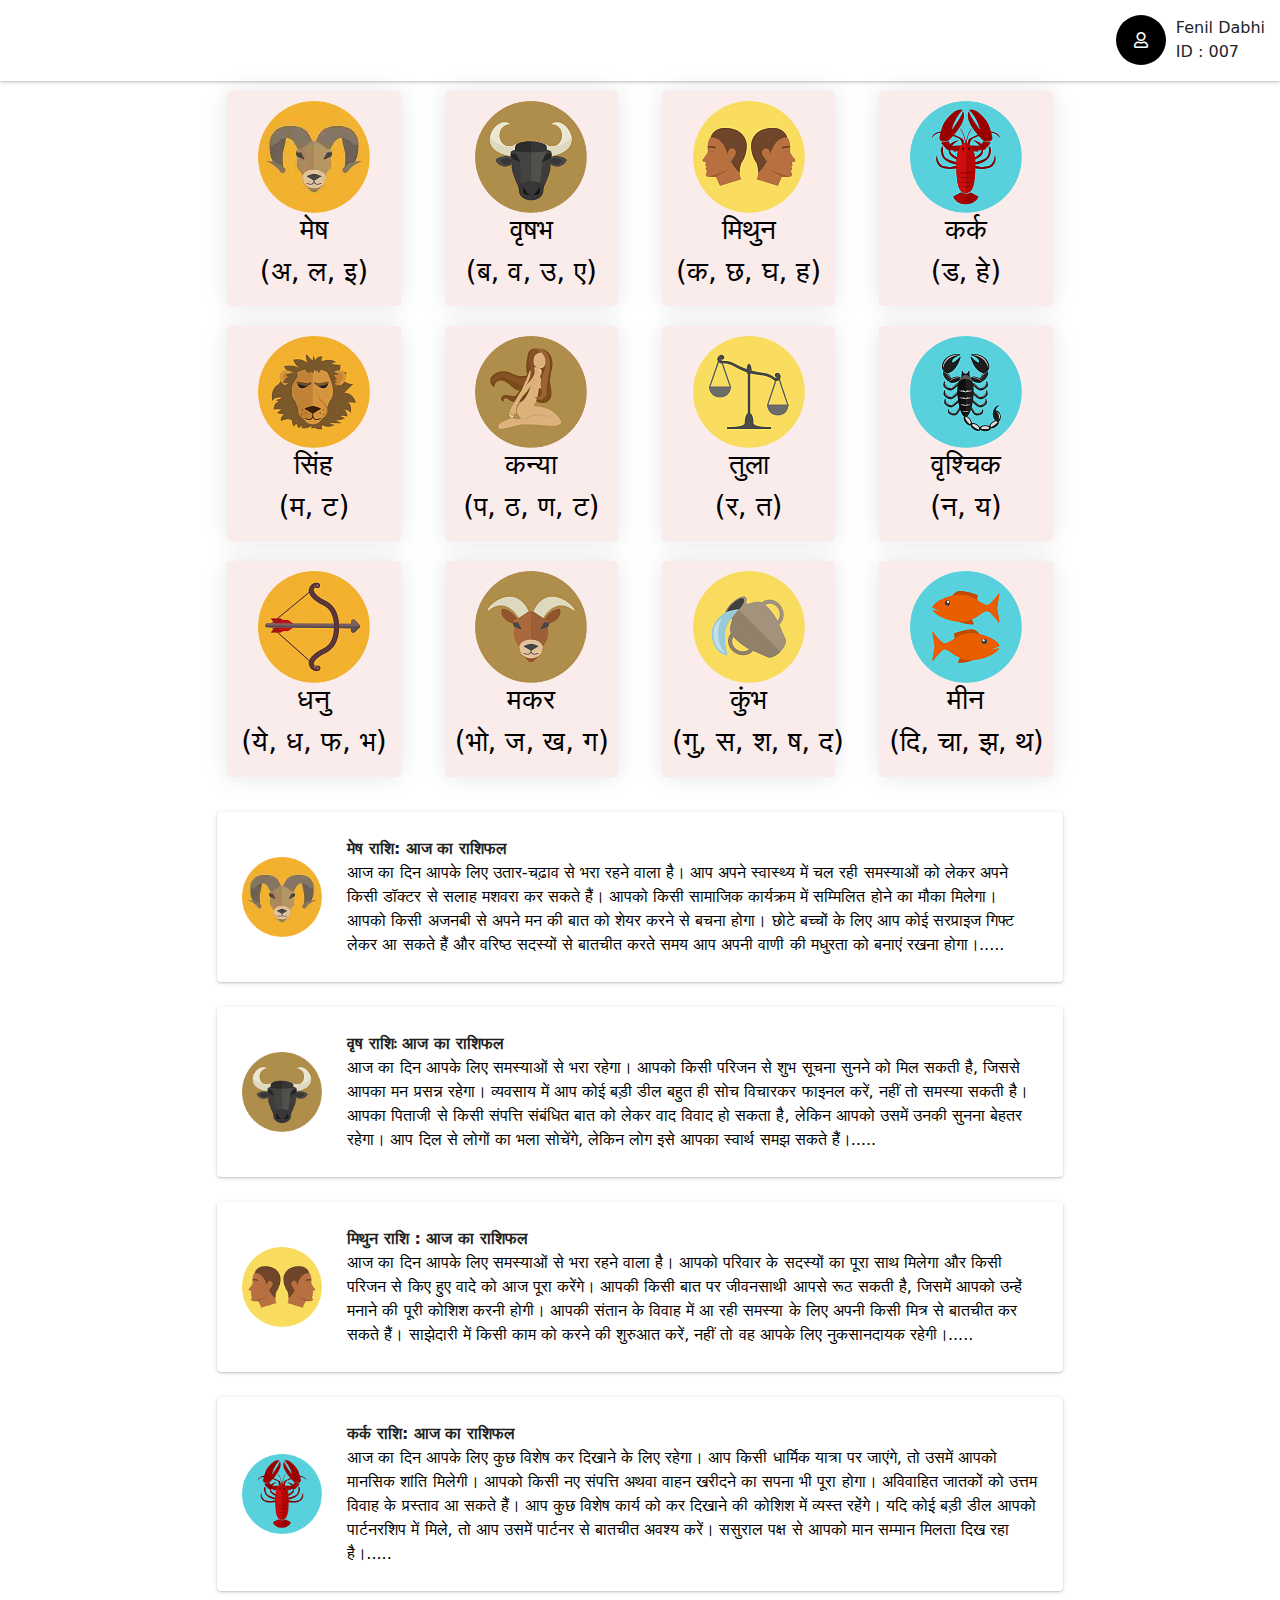
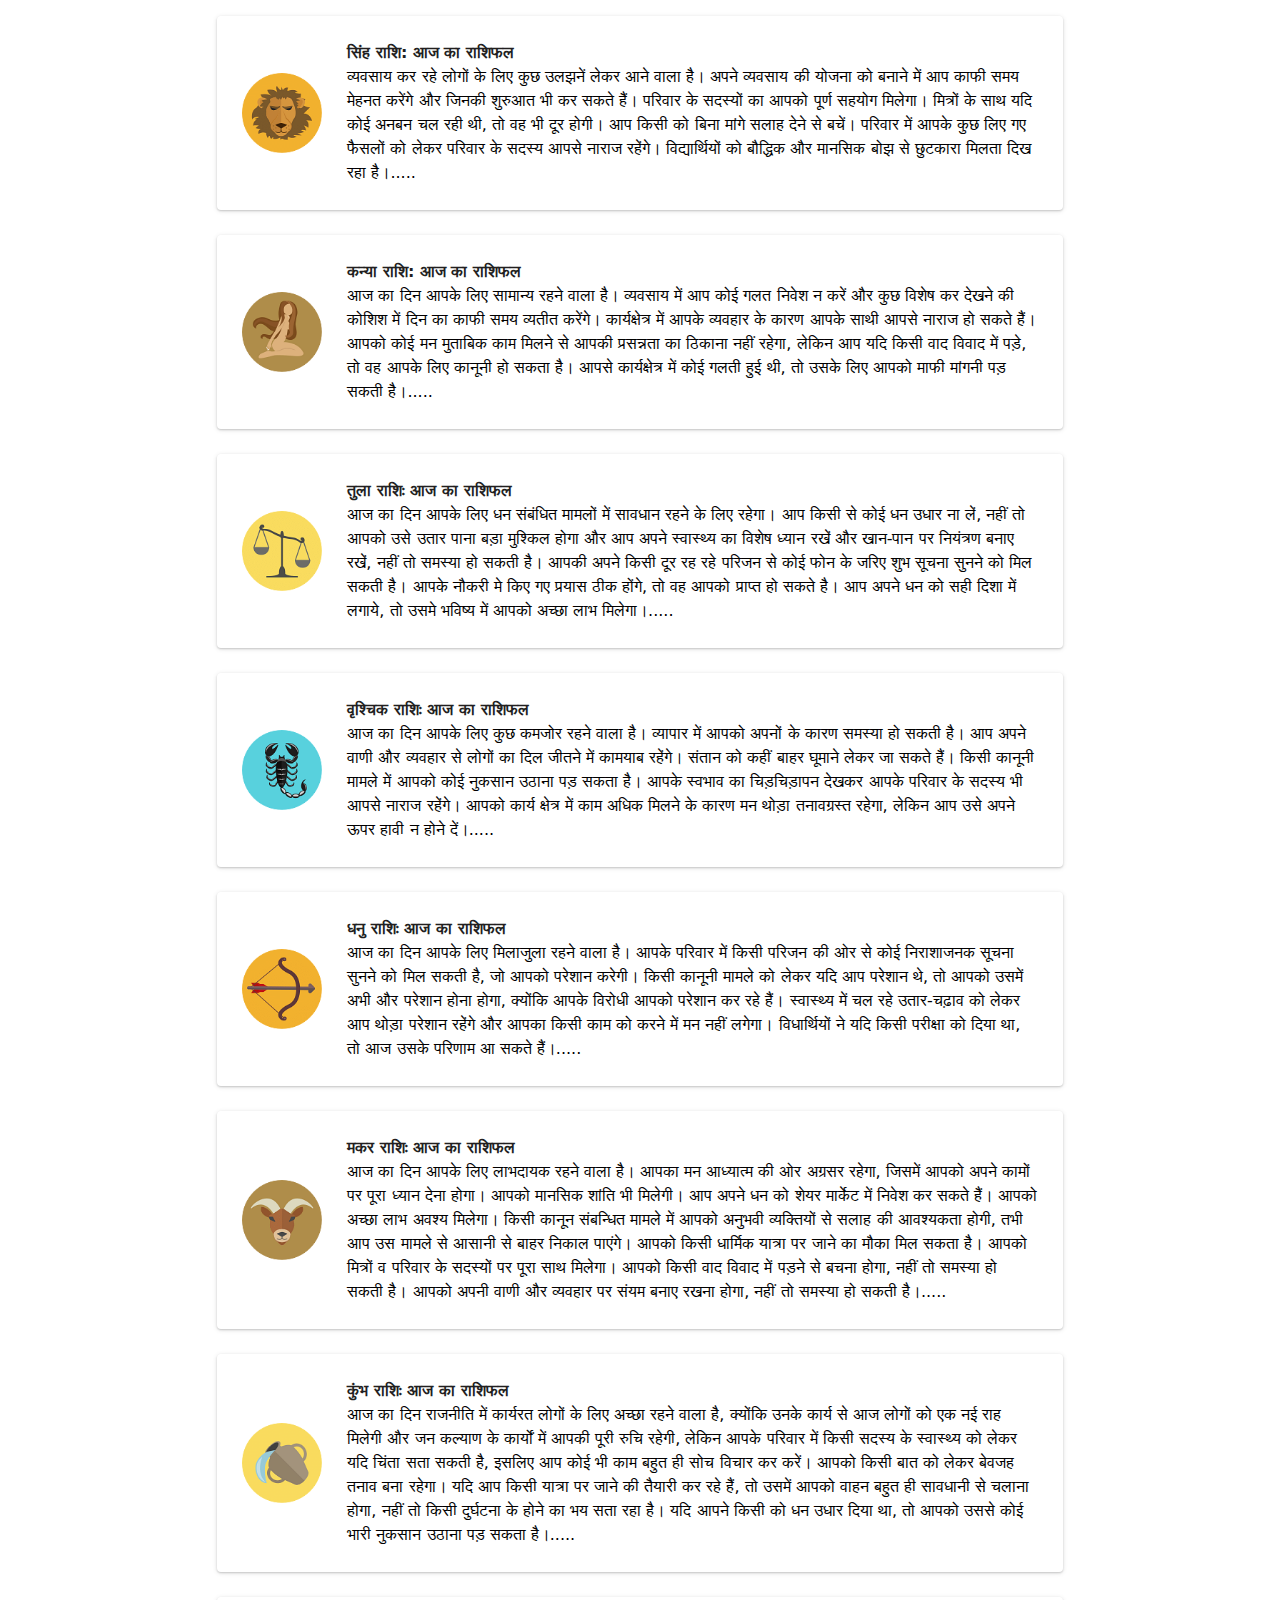
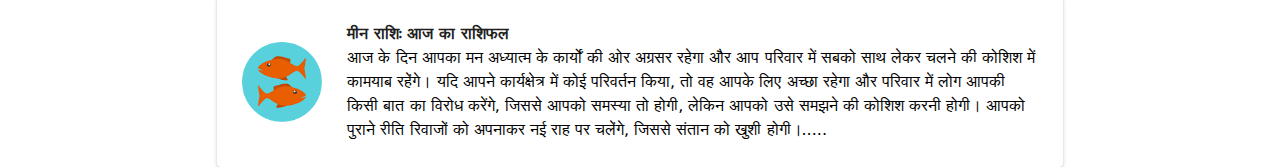
<file: rashifal/rashifal_web_panel/index.html>
<!DOCTYPE html>
<html lang="en">
  <head>
    <meta charset="UTF-8" />
    <meta http-equiv="X-UA-Compatible" content="IE=edge" />
    <meta name="viewport" content="width=device-width, initial-scale=1.0" />
    <title>Nitech</title>

    <link rel="stylesheet" href="assets/css/bootstrap.min.css" />
    <link rel="stylesheet" href="assets/css/owl.carousel.min.css" />
    <link rel="stylesheet" href="assets/css/owl.theme.default.min.css" />
    <link rel="stylesheet" href="assets/css/all.min.css" />
    <link rel="stylesheet" href="assets/css/style.css" />
  </head>

  <body>
    <div class="header">
      <div class="logo"></div>
      <div class="user">
        <div class="user-inner">
          <i class="far fa-user"></i>
        </div>
        <div class="user-detail">
          <span>Fenil Dabhi</span>
          <span>ID : 007</span>
        </div>
      </div>
    </div>

    <div class="row">
      <div class="col-2"></div>
      <div class="col-8">
        <div class="body_back">
          <div class="row">
            <div class="col-xl-3 col-md-4 col-sm-6">
              <a href="#mesh">
                <div class="common-card">
                  <div class="common-card-inner">
                    <img src="assets/image/mesh.png" alt="" />
                    <h3 class="rashifal_name">मेष</h3>
                    <h3 class="rashifal_name">(अ, ल, इ)</h3>
                  </div>
                  <div></div>
                </div>
              </a>
            </div>
            <div class="col-xl-3 col-md-4 col-sm-6">
              <a href="#vrush">
                <div class="common-card">
                  <div class="common-card-inner">
                    <img src="assets/image/vrush.png" alt="" />
                    <h3 class="rashifal_name">वृषभ</h3>
                    <h3 class="rashifal_name">(ब, व, उ, ए)</h3>
                  </div>
                  <div></div>
                </div>
              </a>
            </div>
            <div class="col-xl-3 col-md-4 col-sm-6">
              <a href="#mithun">
                <div class="common-card">
                  <div class="common-card-inner">
                    <img src="assets/image/mithun.png" alt="" />
                    <h3 class="rashifal_name">मिथुन</h3>
                    <h3 class="rashifal_name">(क, छ, घ, ह)</h3>
                  </div>
                  <div></div>
                </div>
              </a>
            </div>
            <div class="col-xl-3 col-md-4 col-sm-6">
              <a href="#kark">
                <div class="common-card">
                  <div class="common-card-inner">
                    <img src="assets/image/kark.png" alt="" />
                    <h3 class="rashifal_name">कर्क</h3>
                    <h3 class="rashifal_name">(ड, हे)</h3>
                  </div>
                  <div></div>
                </div>
              </a>
            </div>
            <div class="col-xl-3 col-md-4 col-sm-6">
              <a href="#shih">
                <div class="common-card">
                  <div class="common-card-inner">
                    <img src="assets/image/shih.png" alt="" />
                    <h3 class="rashifal_name">सिंह</h3>
                    <h3 class="rashifal_name">(म, ट)</h3>
                  </div>
                  <div></div>
                </div>
              </a>
            </div>
            <div class="col-xl-3 col-md-4 col-sm-6">
              <a href="#kanya">
                <div class="common-card">
                  <div class="common-card-inner">
                    <img src="assets/image/kanya.png" alt="" />
                    <h3 class="rashifal_name">कन्या</h3>
                    <h3 class="rashifal_name">(प, ठ, ण, ट)</h3>
                  </div>
                  <div></div>
                </div>
              </a>
            </div>
            <div class="col-xl-3 col-md-4 col-sm-6">
              <a href="#tula">
                <div class="common-card">
                  <div class="common-card-inner">
                    <img src="assets/image/tula.png" alt="" />
                    <h3 class="rashifal_name">तुला</h3>
                    <h3 class="rashifal_name">(र, त)</h3>
                  </div>
                  <div></div>
                </div>
              </a>
            </div>
            <div class="col-xl-3 col-md-4 col-sm-6">
              <a href="#vrushik">
                <div class="common-card">
                  <div class="common-card-inner">
                    <img src="assets/image/vrushik.png" alt="" />
                    <h3 class="rashifal_name">वृश्चिक</h3>
                    <h3 class="rashifal_name">(न, य)</h3>
                  </div>
                  <div></div>
                </div>
              </a>
            </div>
            <div class="col-xl-3 col-md-4 col-sm-6">
              <a href="#dhanu">
                <div class="common-card">
                  <div class="common-card-inner">
                    <img src="assets/image/dhanu.png" alt="" />
                    <h3 class="rashifal_name">धनु</h3>
                    <h3 class="rashifal_name">(ये, ध, फ, भ)</h3>
                  </div>
                  <div></div>
                </div>
              </a>
            </div>
            <div class="col-xl-3 col-md-4 col-sm-6">
              <a href="#makar">
                <div class="common-card">
                  <div class="common-card-inner">
                    <img src="assets/image/makar.png" alt="" />
                    <h3 class="rashifal_name">मकर</h3>
                    <h3 class="rashifal_name">(भो, ज, ख, ग)</h3>
                  </div>
                  <div></div>
                </div>
              </a>
            </div>
            <div class="col-xl-3 col-md-4 col-sm-6">
              <a href="#kumbh">
                <div class="common-card">
                  <div class="common-card-inner">
                    <img src="assets/image/kumbh.png" alt="" />
                    <h3 class="rashifal_name">कुंभ</h3>
                    <h3 class="rashifal_name">(गु, स, श, ष, द)</h3>
                  </div>
                  <div></div>
                </div>
              </a>
            </div>
            <div class="col-xl-3 col-md-4 col-sm-6">
              <a href="#min">
                <div class="common-card">
                  <div class="common-card-inner">
                    <img src="assets/image/min.png" alt="" />
                    <h3 class="rashifal_name">मीन</h3>
                    <h3 class="rashifal_name">(दि, चा, झ, थ)</h3>
                  </div>
                  <div></div>
                </div>
              </a>
            </div>
          </div>
        </div>
        <div id="mesh">
          <a href="detail.html" class="rashifal d-flex align-items-center">
            <div class="rashi_iamge">
              <img src="assets/image/mesh.png" alt="" />
            </div>
            <div class="description d-block">
              <span class="rashi_header">मेष राशि: आज का राशिफल</span>
              <span class="rashi_deatil"
                >आज का दिन आपके लिए उतार-चढ़ाव से भरा रहने वाला है। आप अपने
                स्वास्थ्य में चल रही समस्याओं को लेकर अपने किसी डॉक्टर से सलाह
                मशवरा कर सकते हैं। आपको किसी सामाजिक कार्यक्रम में सम्मिलित होने
                का मौका मिलेगा। आपको किसी अजनबी से अपने मन की बात को शेयर करने
                से बचना होगा। छोटे बच्चों के लिए आप कोई सरप्राइज गिफ्ट लेकर आ
                सकते हैं और वरिष्ठ सदस्यों से बातचीत करते समय आप अपनी वाणी की
                मधुरता को बनाएं रखना होगा।.....</span
              >
            </div>
          </a>
        </div>
        <div id="vrush">
          <a href="detail.html" class="rashifal d-flex align-items-center">
            <div class="rashi_iamge">
              <img src="assets/image/vrush.png" alt="" />
            </div>
            <div class="description d-block">
              <span class="rashi_header">वृष राशिः आज का राशिफल</span>
              <span class="rashi_deatil"
                >आज का दिन आपके लिए समस्याओं से भरा रहेगा। आपको किसी परिजन से
                शुभ सूचना सुनने को मिल सकती है, जिससे आपका मन प्रसन्न रहेगा।
                व्यवसाय में आप कोई बड़ी डील बहुत ही सोच विचारकर फाइनल करें, नहीं
                तो समस्या सकती है। आपका पिताजी से किसी संपत्ति संबंधित बात को
                लेकर वाद विवाद हो सकता है, लेकिन आपको उसमें उनकी सुनना बेहतर
                रहेगा। आप दिल से लोगों का भला सोचेंगे, लेकिन लोग इसे आपका
                स्वार्थ समझ सकते हैं।.....</span
              >
            </div>
          </a>
        </div>
        <div id="mithun">
          <a href="detail.html" class="rashifal d-flex align-items-center">
            <div class="rashi_iamge">
              <img src="assets/image/mithun.png" alt="" />
            </div>
            <div class="description d-block">
              <span class="rashi_header">मिथुन राशि : आज का राशिफल</span>
              <span class="rashi_deatil"
                >आज का दिन आपके लिए समस्याओं से भरा रहने वाला है। आपको परिवार के
                सदस्यों का पूरा साथ मिलेगा और किसी परिजन से किए हुए वादे को आज
                पूरा करेंगे। आपकी किसी बात पर जीवनसाथी आपसे रूठ सकती है, जिसमें
                आपको उन्हें मनाने की पूरी कोशिश करनी होगी। आपकी संतान के विवाह
                में आ रही समस्या के लिए अपनी किसी मित्र से बातचीत कर सकते हैं।
                साझेदारी में किसी काम को करने की शुरुआत करें, नहीं तो वह आपके
                लिए नुकसानदायक रहेगी।.....</span
              >
            </div>
          </a>
        </div>
        <div id="kark">
          <a href="detail.html" class="rashifal d-flex align-items-center">
            <div class="rashi_iamge">
              <img src="assets/image/kark.png" alt="" />
            </div>
            <div class="description d-block">
              <span class="rashi_header">कर्क राशि: आज का राशिफल</span>
              <span class="rashi_deatil"
                >आज का दिन आपके लिए कुछ विशेष कर दिखाने के लिए रहेगा। आप किसी
                धार्मिक यात्रा पर जाएंगे, तो उसमें आपको मानसिक शांति मिलेगी।
                आपको किसी नए संपत्ति अथवा वाहन खरीदने का सपना भी पूरा होगा।
                अविवाहित जातकों को उत्तम विवाह के प्रस्ताव आ सकते हैं। आप कुछ
                विशेष कार्य को कर दिखाने की कोशिश में व्यस्त रहेंगे। यदि कोई
                बड़ी डील आपको पार्टनरशिप में मिले, तो आप उसमें पार्टनर से बातचीत
                अवश्य करें। ससुराल पक्ष से आपको मान सम्मान मिलता दिख रहा
                है।.....</span
              >
            </div>
          </a>
        </div>
        <div id="shih">
          <a href="detail.html" class="rashifal d-flex align-items-center">
            <div class="rashi_iamge">
              <img src="assets/image/shih.png" alt="" />
            </div>
            <div class="description d-block">
              <span class="rashi_header">सिंह राशि: आज का राशिफल</span>
              <span class="rashi_deatil"
                >व्यवसाय कर रहे लोगों के लिए कुछ उलझनें लेकर आने वाला है। अपने
                व्यवसाय की योजना को बनाने में आप काफी समय मेहनत करेंगे और जिनकी
                शुरुआत भी कर सकते हैं। परिवार के सदस्यों का आपको पूर्ण सहयोग
                मिलेगा। मित्रों के साथ यदि कोई अनबन चल रही थी, तो वह भी दूर
                होगी। आप किसी को बिना मांगे सलाह देने से बचें। परिवार में आपके
                कुछ लिए गए फैसलों को लेकर परिवार के सदस्य आपसे नाराज रहेंगे।
                विद्यार्थियों को बौद्धिक और मानसिक बोझ से छुटकारा मिलता दिख रहा
                है।.....</span
              >
            </div>
          </a>
        </div>
        <div id="kanya">
          <a href="detail.html" class="rashifal d-flex align-items-center">
            <div class="rashi_iamge">
              <img src="assets/image/kanya.png" alt="" />
            </div>
            <div class="description d-block">
              <span class="rashi_header">कन्या राशि: आज का राशिफल</span>
              <span class="rashi_deatil"
                >आज का दिन आपके लिए सामान्य रहने वाला है। व्यवसाय में आप कोई गलत
                निवेश न करें और कुछ विशेष कर देखने की कोशिश में दिन का काफी समय
                व्यतीत करेंगे। कार्यक्षेत्र में आपके व्यवहार के कारण आपके साथी
                आपसे नाराज हो सकते हैं। आपको कोई मन मुताबिक काम मिलने से आपकी
                प्रसन्नता का ठिकाना नहीं रहेगा, लेकिन आप यदि किसी वाद विवाद में
                पड़े, तो वह आपके लिए कानूनी हो सकता है। आपसे कार्यक्षेत्र में
                कोई गलती हुई थी, तो उसके लिए आपको माफी मांगनी पड़ सकती
                है।.....</span
              >
            </div>
          </a>
        </div>
        <div id="tula">
          <a href="detail.html" class="rashifal d-flex align-items-center">
            <div class="rashi_iamge">
              <img src="assets/image/tula.png" alt="" />
            </div>
            <div class="description d-block">
              <span class="rashi_header">तुला राशिः आज का राशिफल</span>
              <span class="rashi_deatil"
                >आज का दिन आपके लिए धन संबंधित मामलों में सावधान रहने के लिए
                रहेगा। आप किसी से कोई धन उधार ना लें, नहीं तो आपको उसे उतार पाना
                बड़ा मुश्किल होगा और आप अपने स्वास्थ्य का विशेष ध्यान रखें और
                खान-पान पर नियंत्रण बनाए रखें, नहीं तो समस्या हो सकती है। आपकी
                अपने किसी दूर रह रहे परिजन से कोई फोन के जरिए शुभ सूचना सुनने को
                मिल सकती है। आपके नौकरी मे किए गए प्रयास ठीक होंगे, तो वह आपको
                प्राप्त हो सकते है। आप अपने धन को सही दिशा में लगाये, तो उसमे
                भविष्य में आपको अच्छा लाभ मिलेगा।.....</span
              >
            </div>
          </a>
        </div>
        <div id="vrushik">
          <a href="detail.html" class="rashifal d-flex align-items-center">
            <div class="rashi_iamge">
              <img src="assets/image/vrushik.png" alt="" />
            </div>
            <div class="description d-block">
              <span class="rashi_header">वृश्चिक राशिः आज का राशिफल</span>
              <span class="rashi_deatil"
                >आज का दिन आपके लिए कुछ कमजोर रहने वाला है। व्यापार में आपको
                अपनों के कारण समस्या हो सकती है। आप अपने वाणी और व्यवहार से
                लोगों का दिल जीतने में कामयाब रहेंगे। संतान को कहीं बाहर घूमाने
                लेकर जा सकते हैं। किसी कानूनी मामले में आपको कोई नुकसान उठाना
                पड़ सकता है। आपके स्वभाव का चिड़चिड़ापन देखकर आपके परिवार के
                सदस्य भी आपसे नाराज रहेंगे। आपको कार्य क्षेत्र में काम अधिक
                मिलने के कारण मन थोड़ा तनावग्रस्त रहेगा, लेकिन आप उसे अपने ऊपर
                हावी न होने दें।.....</span
              >
            </div>
          </a>
        </div>
        <div id="dhanu">
          <a href="detail.html" class="rashifal d-flex align-items-center">
            <div class="rashi_iamge">
              <img src="assets/image/dhanu.png" alt="" />
            </div>
            <div class="description d-block">
              <span class="rashi_header">धनु राशिः आज का राशिफल</span>
              <span class="rashi_deatil"
                >आज का दिन आपके लिए मिलाजुला रहने वाला है। आपके परिवार में किसी
                परिजन की ओर से कोई निराशाजनक सूचना सुनने को मिल सकती है, जो आपको
                परेशान करेगी। किसी कानूनी मामले को लेकर यदि आप परेशान थे, तो
                आपको उसमें अभी और परेशान होना होगा, क्योंकि आपके विरोधी आपको
                परेशान कर रहे हैं। स्वास्थ्य में चल रहे उतार-चढ़ाव को लेकर आप
                थोड़ा परेशान रहेंगे और आपका किसी काम को करने में मन नहीं लगेगा।
                विधार्थियों ने यदि किसी परीक्षा को दिया था, तो आज उसके परिणाम आ
                सकते हैं।.....</span
              >
            </div>
          </a>
        </div>
        <div id="makar">
          <a href="detail.html" class="rashifal d-flex align-items-center">
            <div class="rashi_iamge">
              <img src="assets/image/makar.png" alt="" />
            </div>
            <div class="description d-block">
              <span class="rashi_header">मकर राशिः आज का राशिफल</span>
              <span class="rashi_deatil"
                >आज का दिन आपके लिए लाभदायक रहने वाला है। आपका मन आध्यात्म की ओर
                अग्रसर रहेगा, जिसमें आपको अपने कामों पर पूरा ध्यान देना होगा।
                आपको मानसिक शांति भी मिलेगी। आप अपने धन को शेयर मार्केट में
                निवेश कर सकते हैं। आपको अच्छा लाभ अवश्य मिलेगा। किसी कानून
                संबन्धित मामले में आपको अनुभवी व्यक्तियों से सलाह की आवश्यकता
                होगी, तभी आप उस मामले से आसानी से बाहर निकाल पाएंगे। आपको किसी
                धार्मिक यात्रा पर जाने का मौका मिल सकता है। आपको मित्रों व
                परिवार के सदस्यों पर पूरा साथ मिलेगा। आपको किसी वाद विवाद में
                पड़ने से बचना होगा, नहीं तो समस्या हो सकती है। आपको अपनी वाणी और
                व्यवहार पर संयम बनाए रखना होगा, नहीं तो समस्या हो सकती
                है।.....</span
              >
            </div>
          </a>
        </div>
        <div id="kumbh">
          <a href="detail.html" class="rashifal d-flex align-items-center">
            <div class="rashi_iamge">
              <img src="assets/image/kumbh.png" alt="" />
            </div>
            <div class="description d-block">
              <span class="rashi_header">कुंभ राशिः आज का राशिफल</span>
              <span class="rashi_deatil"
                >आज का दिन राजनीति में कार्यरत लोगों के लिए अच्छा रहने वाला है,
                क्योंकि उनके कार्य से आज लोगों को एक नई राह मिलेगी और जन कल्याण
                के कार्यों में आपकी पूरी रुचि रहेगी, लेकिन आपके परिवार में किसी
                सदस्य के स्वास्थ्य को लेकर यदि चिंता सता सकती है, इसलिए आप कोई
                भी काम बहुत ही सोच विचार कर करें। आपको किसी बात को लेकर बेवजह
                तनाव बना रहेगा। यदि आप किसी यात्रा पर जाने की तैयारी कर रहे हैं,
                तो उसमें आपको वाहन बहुत ही सावधानी से चलाना होगा, नहीं तो किसी
                दुर्घटना के होने का भय सता रहा है। यदि आपने किसी को धन उधार दिया
                था, तो आपको उससे कोई भारी नुकसान उठाना पड़ सकता है।.....</span
              >
            </div>
          </a>
        </div>
        <div id="min">
          <a href="detail.html" class="rashifal d-flex align-items-center">
            <div class="rashi_iamge">
              <img src="assets/image/min.png" alt="" />
            </div>
            <div class="description d-block">
              <span class="rashi_header">मीन राशिः आज का राशिफल</span>
              <span class="rashi_deatil"
                >आज के दिन आपका मन अध्यात्म के कार्यों की ओर अग्रसर रहेगा और आप
                परिवार में सबको साथ लेकर चलने की कोशिश में कामयाब रहेंगे। यदि
                आपने कार्यक्षेत्र में कोई परिवर्तन किया, तो वह आपके लिए अच्छा
                रहेगा और परिवार में लोग आपकी किसी बात का विरोध करेंगे, जिससे
                आपको समस्या तो होगी, लेकिन आपको उसे समझने की कोशिश करनी होगी।
                आपको पुराने रीति रिवाजों को अपनाकर नई राह पर चलेंगे, जिससे संतान
                को खुशी होगी।.....</span
              >
            </div>
          </a>
        </div>
      </div>
      <div class="col-2"></div>
    </div>
    <script src="assets/js/jquery-3.6.0.min.js"></script>
    <script src="assets/js/bootstrap.bundle.min.js"></script>
    <script src="assets/js/owl.carousel.min.js"></script>

    <script src="assets/js/custom.js"></script>
  </body>
</html>
</file>
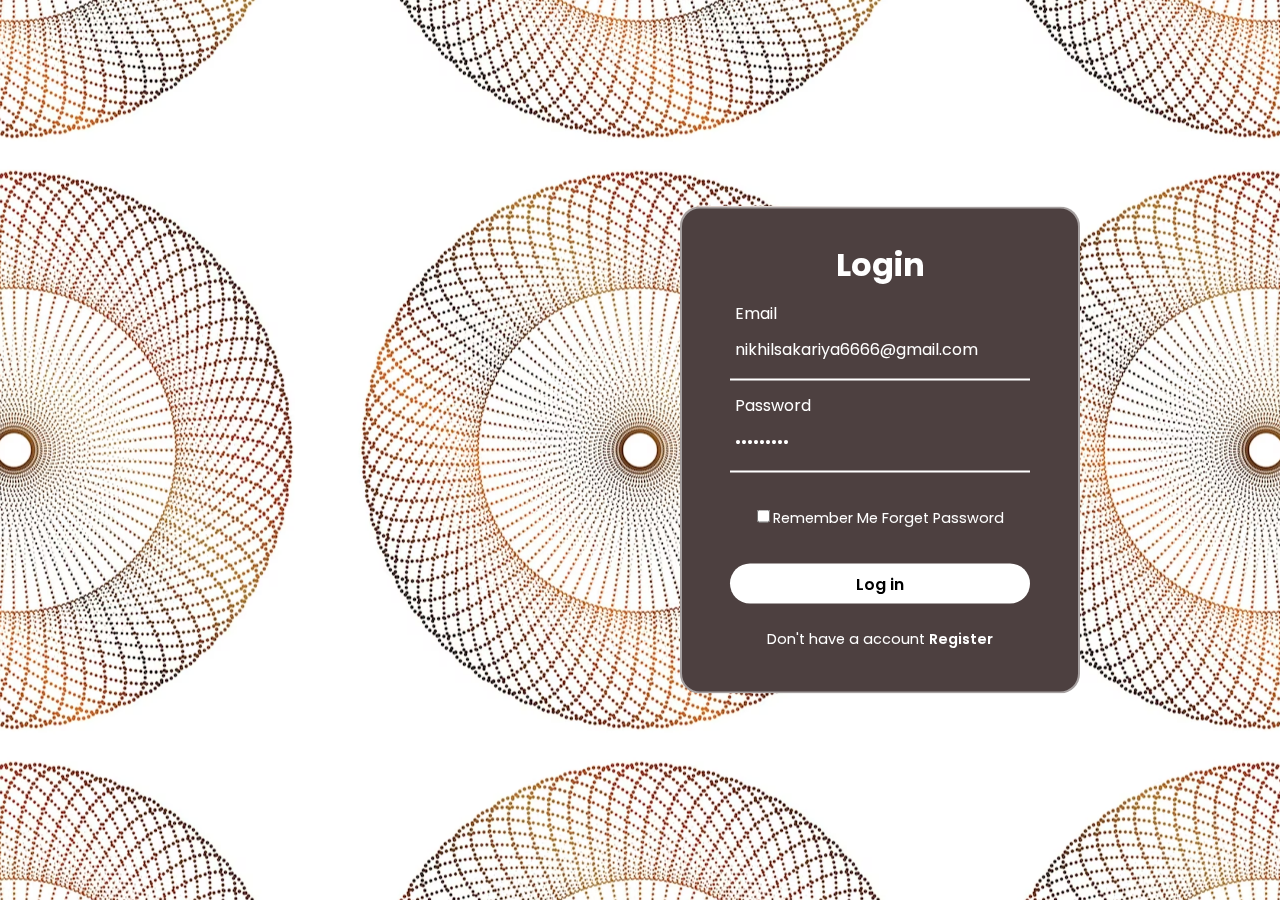
<file: rashifal/rashifal_admin_panel/admin_login.html>
<!DOCTYPE html>
<html lang="en">
<head>
    <meta charset="UTF-8">
    <meta http-equiv="X-UA-Compatible" content="IE=edge">
    <meta name="viewport" content="width=device-width, initial-scale=1.0">
    <title>Document</title>
    <link rel="stylesheet" href="assets/css/login.css" class="">
</head>
<body>
    <div class="">
        <div class="login_page">
            <form>
                <h1>Login</h1>
                <div class="inputbox">
                    <ion-icon name="mail-outline"></ion-icon>
                    <input type="email" value="nikhilsakariya6666@gmail.com" required>
                    <label for="">Email</label>
                </div>
                <div class="inputbox">
                    <ion-icon name="lock-closed-outline"></ion-icon>
                    <input type="password" value="123456789" required>
                    <label for="">Password</label>
                </div>
                <div class="forget">
                    <label for=""><input type="checkbox">Remember Me <a href="#">Forget Password</a></label>
                </div>
                <button>Log in</button>
                <div class="register">
                    <p>Don't have a account <a href="sing_up.html">Register</a></p>
                </div>
            </form>
        </div>
    </div>
</body>
</html>
</file>
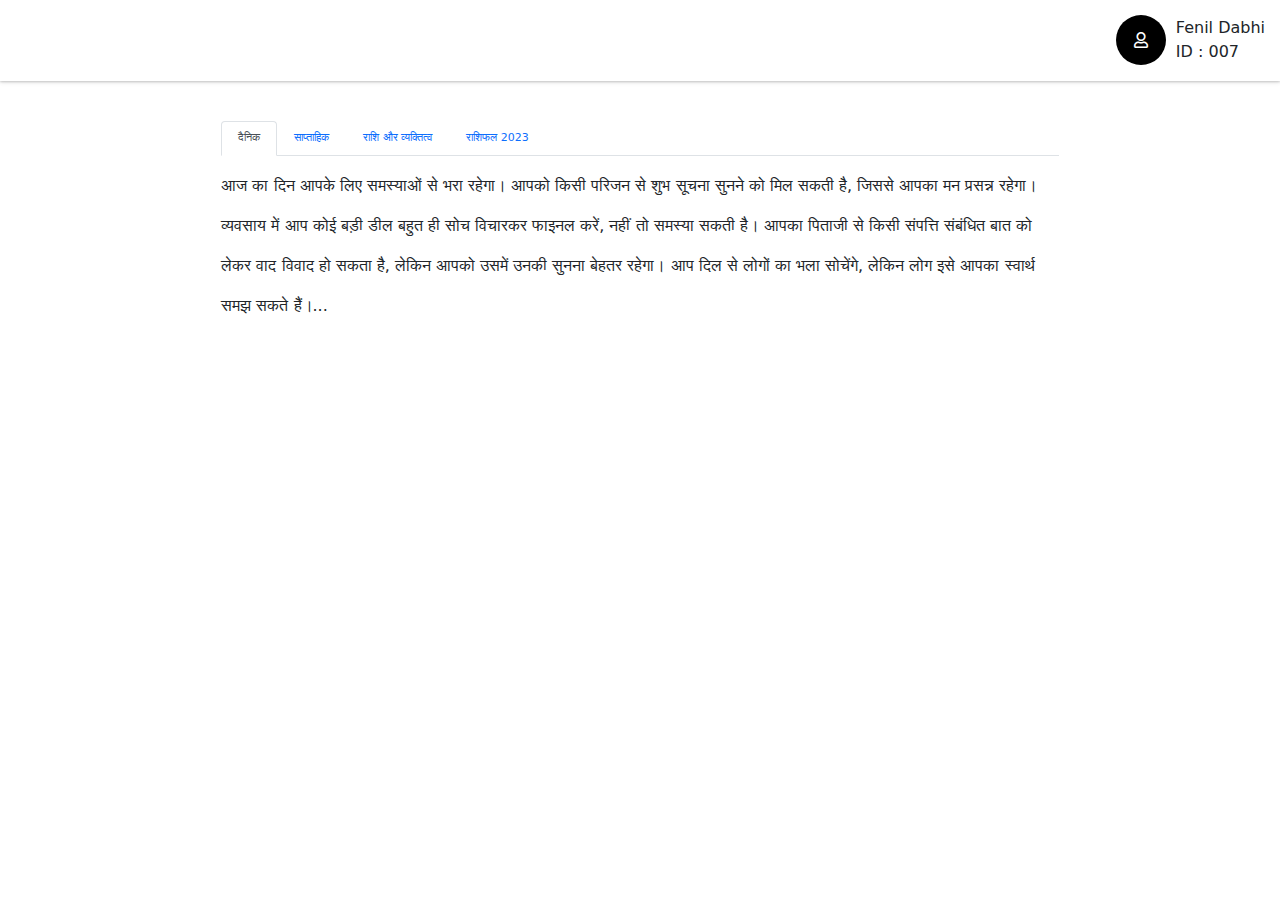
<file: rashifal/rashifal_web_panel/detail.html>
<!DOCTYPE html>
<html lang="en">

<head>
    <meta charset="UTF-8">
    <meta http-equiv="X-UA-Compatible" content="IE=edge">
    <meta name="viewport" content="width=device-width, initial-scale=1.0">
    <title>Nitech</title>

    <link rel="stylesheet" href="assets/css/bootstrap.min.css">
    <link rel="stylesheet" href="assets/css/owl.carousel.min.css">
    <link rel="stylesheet" href="assets/css/owl.theme.default.min.css">
    <link rel="stylesheet" href="assets/css/all.min.css">
    <link rel="stylesheet" href="assets/css/style.css">
</head>

<body> 

    <div class="header">
        <div class="logo">

        </div>
        <div class="user">
            <div class="user-inner">
                <i class="far fa-user"></i>
            </div>
            <div class="user-detail">
                <span>Fenil Dabhi</span>
                <span>ID : 007</span>
            </div>
        </div>
    </div>

        <div class="row">
            <div class="col-xl-2 col-sm-12">

            </div>
            <div class="col-xl-8 col-sm-12 mt-4 p-3">
                  <ul class="nav nav-tabs rashifal_days" id="myTab" role="tablist">
                    <li class="nav-item" role="presentation">
                      <button class="nav-link active" id="home-tab" data-bs-toggle="tab" data-bs-target="#home" type="button" role="tab" aria-controls="home" aria-selected="true">दैनिक</button>
                    </li>
                    <li class="nav-item" role="presentation">
                      <button class="nav-link" id="profile-tab" data-bs-toggle="tab" data-bs-target="#profile" type="button" role="tab" aria-controls="profile" aria-selected="false">साप्ताहिक</button>
                    </li>
                    <li class="nav-item" role="presentation">
                      <button class="nav-link" id="contact-tab" data-bs-toggle="tab" data-bs-target="#contact" type="button" role="tab" aria-controls="contact" aria-selected="false">राशि और व्यक्तित्व</button>
                    </li>
                    <li class="nav-item" role="presentation">
                      <button class="nav-link" id="contact-tab-1" data-bs-toggle="tab" data-bs-target="#contact-1" type="button" role="tab" aria-controls="contact" aria-selected="false">राशिफल 2023</button>
                    </li>
                  </ul>
                  <div class="tab-content" id="myTabContent">
                    <div class="tab-pane fade show active" id="home" role="tabpanel" aria-labelledby="home-tab">आज का दिन आपके लिए समस्याओं से भरा रहेगा। आपको किसी परिजन से शुभ सूचना सुनने को मिल सकती है, जिससे आपका मन प्रसन्न रहेगा। व्यवसाय में आप कोई बड़ी डील बहुत ही सोच विचारकर फाइनल करें, नहीं तो समस्या सकती है। आपका पिताजी से किसी संपत्ति संबंधित बात को लेकर वाद विवाद हो सकता है, लेकिन आपको उसमें उनकी सुनना बेहतर रहेगा। आप दिल से लोगों का भला सोचेंगे, लेकिन लोग इसे आपका स्वार्थ समझ सकते हैं।...</div>
                    <div class="tab-pane fade" id="profile" role="tabpanel" aria-labelledby="profile-tab">वृषभ राशि के जातकों को इस सप्ताह जीवन में मिलेजुले फल प्राप्त होंगे। सप्ताह की शुरुआत में आपको कार्यक्षेत्र में कुछ परेशानियां झेलनी पड़ सकती है। आपके कामकाज में बदलाव या फिर आपके सिर पर अतिरिक्त कार्य का बोझ आ सकता है। इस दौरान आपको अपनी कार्यशैली में परिवर्तन लाना होगा और आज का काम कल पर टालने की आदत से बचना होगा, अन्यथा आपको बेवजह की परेशानियां झेलनी पड़ सकती हैं। कार्यक्षेत्र में अपने काम को किसी दूसरे के भरोसे छोड़ने की भूल बिल्कुल न करें अन्यथा बना-बनाया काम बिगड़ सकता है और आप अपने बॉस के गुस्से के शिकार हो सकते हैं। इस दौरान आपको किसी से उलझने की बजाय लोगों को मिलाजुला कर काम करने की आवश्यकता रहेगी। व्यावासायिक दृष्टि से यह सप्ताह का पूर्वार्ध आपके लिए साधारण जाएगा, लेकिन उत्तरार्ध में आप बाजार में आई तेजी का लाभ उठाने में कामयाब रहेंगे। हालांकि इस दौरान आपके जीवन में आय के मुकाबले खर्च की अधिकता भी बनी रहेगी। वृषभ राशि के लोगों का मन इस दौरान घर के किसी वरिष्ठ सदस्य की सेहत को लेकर भी चिंंतित रहेगा। इस सप्ताह आपको अपने प्रेम संबंध में सावधानी के साथ कदम आगे बढ़ाने की जरूरत रहेगी, अन्यथा आपको बेवजह की परेशानी झेलनी पड़ सकती है। किसी भी सूरत में अपने लव पार्टनर का विश्वास न खोएं अन्यथा बनी बात बिगड़ भी सकती है। सुखी दांपत्य जीवन के लिए अपने जीवनसाथी की भावनाओं की अनदेखी न करें।  </div>
                    <div class="tab-pane fade" id="contact" role="tabpanel" aria-labelledby="contact-tab">
                      <div class="">
                        <span class="rashi_header">वृष राशि के व्यक्ति का स्वभाव और व्यक्तित्व जानिए</span>
                        <span class="rashi_deatil">इस राशि चिन्ह के तहत जन्में जातक अपने प्रयासों और कड़ी मेहनत का पारितोषिक पाना चाहते हैं और बिना सोचे-समझे किसी भी काम को करने के लिए जूझ जाते हैं। इस राशि का प्रतीक बैल है और ये राशि चक्र के दूसरे सदन में आते हैं। इस राशि के जातक धरातल से जुड़े व्यक्ति होते हैं और जिस बात पर विश्वास करते हैं, वही कहते हैं।</span>
                      </div>
                      <div class="mt-5">
                        <span class="rashi_header">अटूट होता है इनका संकल्प</span>
                        <span class="rashi_deatil">वृष राशि के व्यक्ति व्यावहारिक, स्थायी और विश्वसनीय होते हैं। जिन्दगी इनके सामने जैसी आती है, ये उसी के हिसाब से अपने लक्ष्य की ओर लगातार आगे बढ़ते जाते हैं, लेकिन इनकी चाल धीमी रहती है। इनकी ताकत इनका स्थायित्व, ईमानदारी और कड़ा संकल्प होता है। इन्हे अपने मार्ग से डिगाने या इनका ध्यान भटकाना बहुत कठिन होता है। ये एक बार लक्ष्य तय करने के पश्चात् उस पर पहुंचकर ही मानते हैं।</span>
                      </div>
                      <div class="mt-5">
                        <span class="rashi_header">नहीं लेते किसी प्रकार का जोखिम</span>
                        <span class="rashi_deatil">ये जोखिम उठाने से घबराते हैं। इसका कारण अव्वल तो यह है कि ये सुरक्षा पसंद होते हैं। दूसरा कारण यह है कि ये आलसी होते हैं। कुल मिलाकर ये अपने परखे हुए मार्ग पर ही चलना पसंद करते हैं। हालांकि ये बुरा नहीं है लेकिन इस आदत के कारण अक्सर ये नये कार्य का आनंद लेने से चूक जाते हैं।</span>
                      </div>
                      <div class="mt-5">
                        <span class="rashi_header">सुरक्षित माहौल में जीना करते हैं पसंद</span>
                        <span class="rashi_deatil">ये सुरक्षा पसंद करने वाले लोग दृढ़ता पूर्वक अपने वातावरण, काम, घर या विचारों से जुड़े रहते हैं। अन्य लोग इसे जिद्दीपन कह सकते हैं, पर ये इसे अपनी स्थायित्व की जरूरत कहते हैं। इससे इनका दिमाग नये परिवर्तनों को स्वीकार नहीं कर पाता है। नतीजतन, ये जो कुछ भी करते हैं, उसकी गुणवत्ता में कोई परिवर्तन नहीं आता है।</span>
                      </div>
                      <div class="mt-5">
                        <span class="rashi_header">दबाव में पीछे नहीं हटते</span>
                        <span class="rashi_deatil">इस राशि के जातक भले ही जिद्दी और ढीठ हो सकते हैं, लेकिन इनके जैसा दृढ़संकल्प वाला दूसरा इंसान मिलना बहुत मुश्किल है। ये दबाव में शायद ही कभी आते हों। ये अमूमन शांति चाहते हैं, लेकिन इन्हें आप पीछे हटने वाला नहीं कह सकते हैं। ये धैर्यवान और विश्वसनीय होते हैं, लेकिन यदि नाराज हो जाएं तो क्रोधी और क्रूर हो जाते हैं। लेकिन जब इनका गुस्सा शांत हो जाता है तो ये गौतम बुद्ध की तरह शांत हो जाते हैं, मानो कि कुछ हुआ ही नहीं है।</span>
                      </div>
                    </div>
                    <div class="tab-pane fade" id="contact-1" role="tabpanel" aria-labelledby="contact-tab-1">
                      <div class="mt-5">
                        <span class="rashi_header">धनु राशिफल 2023 (Sagittarius Horoscope Predictions 2023)</span>
                        <span class="rashi_deatil">
                          धनु राशि के जातकों के लिए इस वर्ष की शुरुआत में ही  शनि देव तीसरे भाव में गोचर कर शुभ फल प्रदान करने वाले है। इस राशि के जातक पिछले साढ़े साल से चल रही शनि की साढ़े साती से अब मुक्त हो जाएंगे। शनि देव की कृपा से आपका साहस बढ़ा हुआ रहेगा वहीं आपको भाग्य का भी भरपूर साथ मिलने वाला है। राशि स्वामी गुरु मीन राशि में गोचर करेंगे और आपको राजयोग का पूरा लाभ मिलेगा। घर में मांगलिक कार्य का आयोजन और भवन प्राप्ति भी संभव है। 22 अप्रैल के बाद गुरु पंचम भाव में प्रवेश कर राहु के साथ युति करेंगे जिससे की गुरु चांडाल दोष का निर्माण होगा। इस समय आपको प्रेम संबंध में थोड़ी सावधानी बनाकर चलना होगा। धन से जुड़े मामलों में कठिनाई आ सकती है। साल के उत्तरार्ध में 30 अक्टूबर को राहु केतु अपनी राशि बदलने वाले है। राहु का संचरण मीन राशि में वही केतु का संचरण अब कन्या राशि में होगा। राहु आपके चौथे भाव में विराजमान होर थोड़ी मानसिक चिंता बढ़ाने वाला होगा वही केतु की वजह से कार्य स्थल पर कठिनाई होगी हालांकि राजनीति से जुड़े जातक इस समय प्रसिद्धि प्राप्त करेंगे। बाकी और ग्रहों के गोचर भी समय समय पर आपके जीवन में बदलाव लाएगा जिसका विवरण नीचे प्रस्तुत है। </span>
                      </div>
                      <div class="mt-5">
                        <span class="rashi_header">जनवरी- फरवरी</span>
                        <span class="rashi_deatil">
                          जनवरी माह में लग्न पर विराजमान बुध पर राहु की दृष्टि से आपको मित्रों से धोखा प्राप्त हो सकता है। इस समय आपको अपने मित्रों की हर बात पर यकीन नहीं करना है। गुरु के सहयोग से आपको अपनी मां का सहयोग मिलने वाला है। इस समय आपको उच्च पद की प्राप्ति भी सम्भव है। साल के शुरुआत में मंगल का गोचर विदेश से लाभ करवाने वाला होगा। शनि 17 जनवरी को कुम्भ में प्रवेश करेंगे और आपको साढ़ेसाती से मुक्ति मिलेगी। इस समय गुरु की दृष्टि अष्टम भाव पर होने के कारण आपको मंत्रों में रूचि होगी और आप साधना में अधिक समय बिताने वाले है। </span>
                      </div>
                      <div class="mt-5">
                        <span class="rashi_header">मार्च-अप्रैल</span>
                        <span class="rashi_deatil">
                          मार्च माह में पंचम में राहु शुक्र और सप्तम में मंगल का गोचर आपकी कामेच्छा को तीव्र करेगा। मंगल पर केतु की दृष्टि पत्नी से विवाद या अलगाव का कारण भी बन सकती है। इस माह पत्नी से किसी भी प्रकार का व्यर्थ विवाद नहीं करना है। युवा जातक काम इच्छा की तीव्रता में किसी के साथ कोई जबरदस्ती नहीं करें तो ही अच्छा होगा। केंद्र में सूर्य और गुरु के बलवान राजयोग से इस माह आप कोई सम्पत्ति खरीद सकते हैं। सरकारी नौकरी की राह देख रहे जातकों को इस माह अच्छी खबर मिल सकती है। इस माह परिवार में आपका सम्मान होगा और आपकी मां आपसे बेहद खुश रहेगी।</span>
                      </div>
                    </div>
                  </div>
            </div>
            <div class="col-xl-2 c0l-sm-12">

            </div>
        </div>
    <script src="assets/js/jquery-3.6.0.min.js"></script>
    <script src="assets/js/bootstrap.bundle.min.js"></script>
    <script src="assets/js/owl.carousel.min.js"></script>

    <script src="assets/js/custom.js"></script>
</body>

</html>
</file>
<file: rashifal/rashifal_web_panel/assets/css/style.css>
a{
    text-decoration: none;
    color: #000;
}
.header{
    display: flex;
    align-items: center;
    justify-content: space-between;
    border-bottom: 1px solid #fff;
    padding: 5px;
    background-color: #fff  ;
    box-shadow: 0 1px 2px 0 rgba(0,0,0,0.16), 0 1px 5px 0 rgba(0,0,0,0.12);

}
.user-inner{
    border-radius: 100%;
    height: 50px;
    width: 50px;
    background-color: #000;
    display: flex;
    align-items: center;
    justify-content: center;
}
.user-inner i{
color: #fff;
}
.user{
    display: flex;
    align-items: center;
    padding: 10px;
}
.user-detail{
    display: grid;
    margin-left: 10px;

}
.main_body{
    border-left: 1px solid #000;
    border-right: 1px solid #000;
    height: calc(100vh - 80px);
}
.Add_spacing{
    width: 100px;
}


/* ---------------------------------------- */
.rashi_iamge img{
    height: 80px;
    width: 80px;
}
.rashi_header{
    font-weight: 700;
    color: #221f1f;
    display: inherit;
}
.description{
    margin-left: 25px;

}
.rashifal{
    box-shadow: 0 1px 2px 0 rgba(0,0,0,0.16), 0 1px 5px 0 rgba(0,0,0,0.12);
    padding: 25px;
    border-radius: 4px;
    margin-top: 25px;
    text-decoration: none;
    color: #000;
}
.rashifal_days{
    margin-bottom: 10px;
}
#myTabContent{
    line-height: 2.5;
}

/* ---------------------------------------------------- */
.common-card{
    border-color: #fff;
    box-shadow: 0px 0 25px 0 rgb(0 0 0 / 10%);
    border-radius: 4px;
    text-align: center;
    transition: all ease-in-out 0.3s;
    margin: 10px;
    padding: 10px;
    background-image:url("../image/bg.png") ;
    background-position: center;
    background-size: cover;
}
.common-card:hover{
    transform: translateY(-10px);   
}
/* -------------------------------------------------------- */
.common-card{
    position: relative;
    background: none;
    border: none;
    /* color: #fff; */
    font-size: 18px;
    cursor: pointer;
    /* background: rgba(0,0,0,0.09); */
    background: rgb(214 41 41 / 9%);
}
/* .common-card-inner{
    display: block;
    padding: 25px 80px;
} */
.common-card::before, .common-card::after{
    content:"";
    width: 0;
    height: 2px;
    position: absolute;
    transition: all 0.2s linear;
    background: #fff;
  }
  
  .common-card-inner::before, .common-card-inner::after{
    content:"";
    width:2px;
    height:0;
    position: absolute;
    transition: all 0.2s linear;
    background: #fff;
  }

  .common-card:hover::before, .common-card:hover::after{
    width: 100%;
  }
  .common-card:hover .common-card-inner::before, .common-card:hover .common-card-inner::after{
    height: 100%;
  }

  .common-card::before, .common-card::after{
    transition-delay: 0.2s;
  }
  .common-card .common-card-inner::before, .common-card .common-card-inner::after{
    transition-delay: 0s;
  }
  .common-card::before{
    right: 0;
    top: 0;
  }
  .common-card::after{
    left: 0;
    bottom: 0;
  }
  .common-card .common-card-inner::before{
    left: 0;
    top: 0;
  }
  .common-card .common-card-inner::after{
    right: 0;
    bottom: 0;
  }
  .common-card:hover::before, .common-card:hover::after{
    transition-delay: 0s;
  }
  .common-card:hover .common-card-inner::before, .common-card:hover .common-card-inner::after{
    transition-delay: 0.2s;
  }
  /* ------------------------------ */
  .rashifal_name{
    white-space: nowrap;
  }
.nav-item button{
    font-size: 11px;
}
  /* ---------------------- */
  @media only screen and (max-width: 768px) {
    .rashifal{
        display: block !important;
        text-align: center;
    }
  }
</file>
<file: rashifal/rashifal_admin_panel/assets/css/login.css>
@import url('https://fonts.googleapis.com/css2?family=Poppins:wght@500&display=swap');

* {
  margin: 0;
  padding: 0;
  box-sizing: border-box;
  font-family: 'poppins',sans-serif;
}

body {
  display: flex;
  align-items: center;
  justify-content: center;
  min-height: 100vh;
  /* background-image: url(https://user-images.githubusercontent.com/13468728/233847739-219cb494-c265-4554-820a-bd3424c59065.jpg);
   */
   background-image: url(../image/bg1.png);
 /* background-color: black; */
  /* background-repeat: no-repeat; */
  background-position: center;
  /* background-size: cover; */
  position: relative;
}

.login_page{
    position: absolute;
    max-width: 400px;
    right: 0;
    background-color: #4d4040;
    border: 2px solid rgba(255, 255, 255, 0.5);
    border-radius: 20px;
    backdrop-filter: blur(55px);
    display: flex;
    justify-content: center;
    align-items: center;
    padding: 2rem 3rem;
    transform: translate(-50%, -50%);
}
/* .login_page::before{
    background: url(../../../Web_Dashboard/assets/image/pari-impex_log.jpg);
    position: absolute;
    left: 0;
    content: "";
} */
h1 {
    font-size: 2rem;
    color: #fff;
    text-align: center;
}

.inputbox {
    position: relative;
    margin: 30px 0;
    max-width: 310px;
    border-bottom: 2px solid #fff;
}

.inputbox label {
    position: absolute;
    top: 50%;
    left: 5px;
    transform: translateY(-50%);
    color: #fff;
    font-size: 1rem;
    pointer-events: none;
    transition: all 0.5s ease-in-out;
}

input:focus ~ label, 
input:valid ~ label {
    top: -5px;
}

.inputbox input {
    width: 100%;
    height: 60px;
    background: transparent;
    border: none;
    outline: none;
    font-size: 1rem;
    padding: 0 35px 0 5px;
    color: #fff;
}

.inputbox ion-icon {
    position: absolute;
    right: 8px;
    color: #fff;
    font-size: 1.2rem;
    top: 20px;
}

.forget {
    margin: 35px 0;
    font-size: 0.9rem;
    color: #fff;
    display: flex;
    justify-content: center;
}

.forget label input {
    margin-right: 3px;
}

.forget label a {
    color: #fff;
    text-decoration: none;
}

.forget label a:hover {
    text-decoration: underline;
}

button {
    width: 100%;
    height: 40px;
    border-radius: 40px;
    background-color: #fff;
    border: none;
    outline: none;
    cursor: pointer;
    font-size: 1rem;
    font-weight: 600;
}

.register {
    font-size: 0.9rem;
    color: #fff;
    text-align: center;
    margin: 25px 0 10px;
}

.register p a {
    text-decoration: none;
    color: #fff;
    font-weight: 600;
}

.register p a:hover {
    text-decoration: underline;
}
</file>
